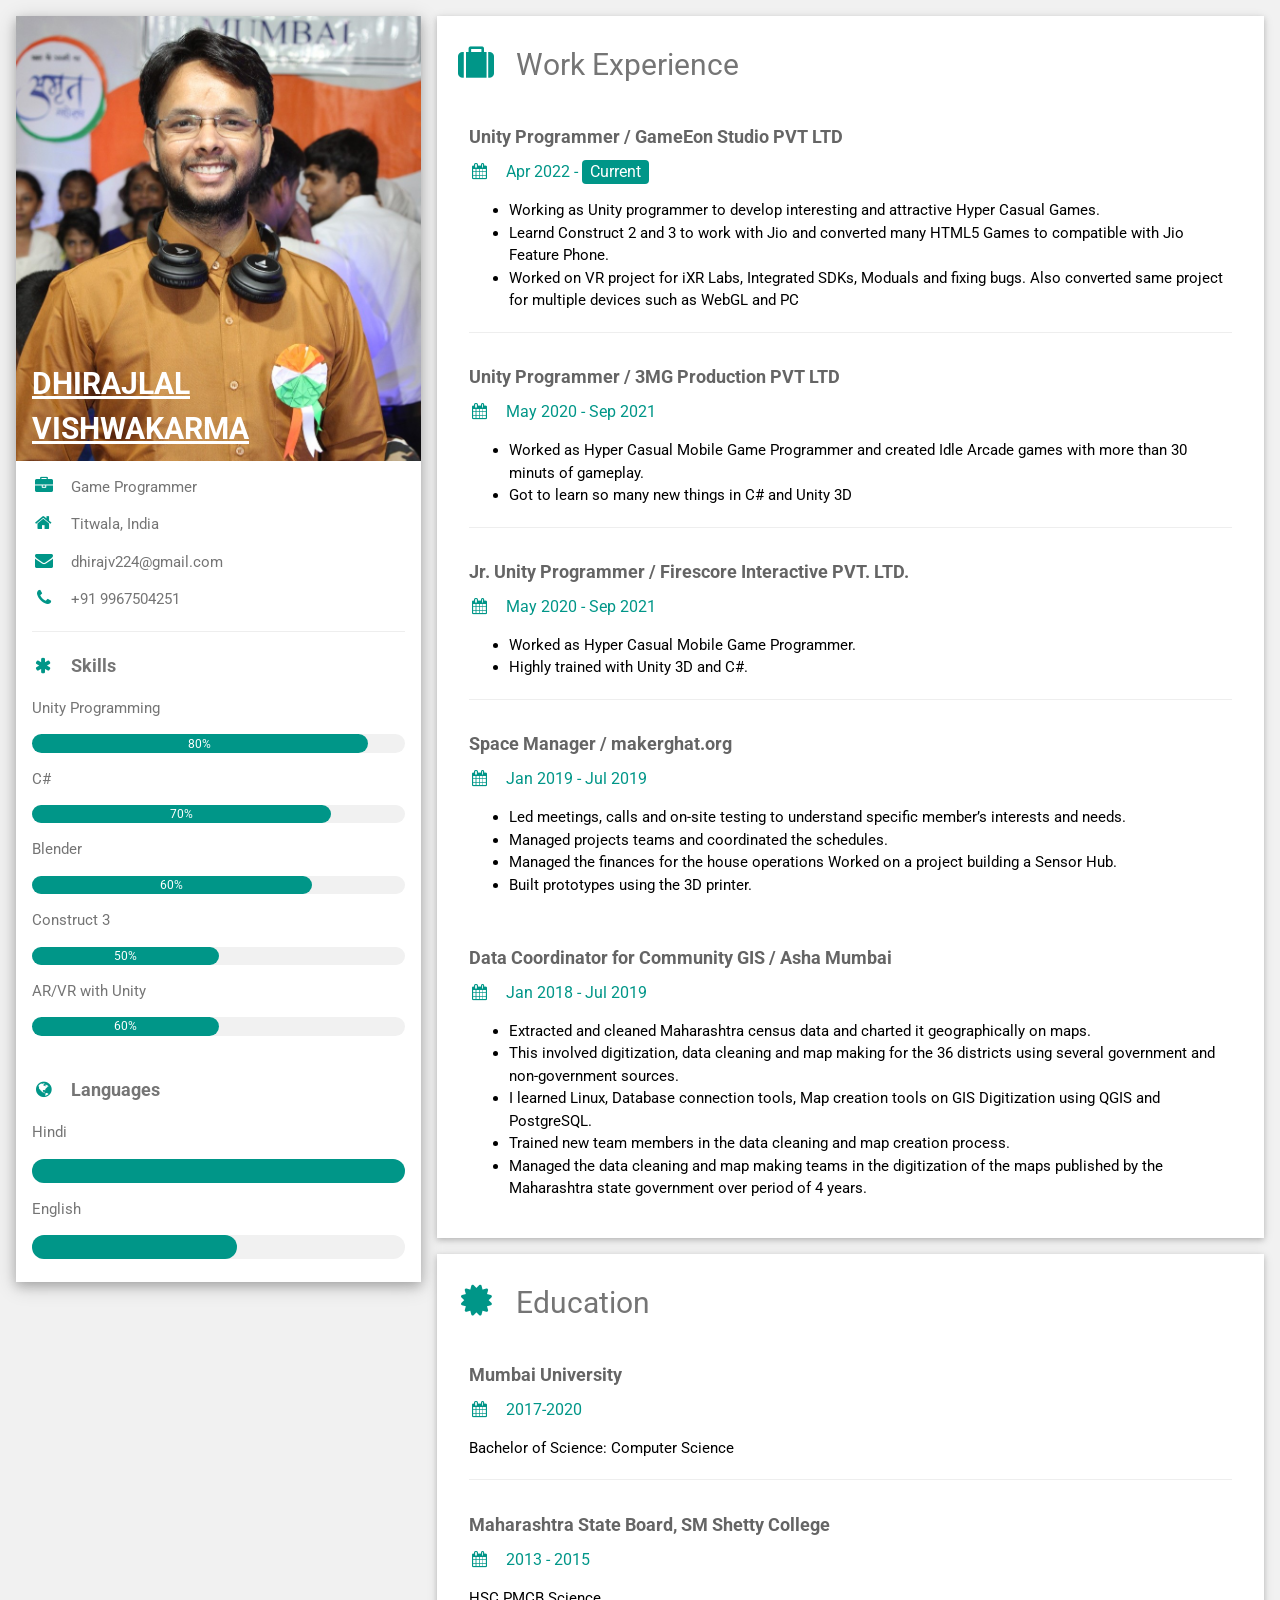
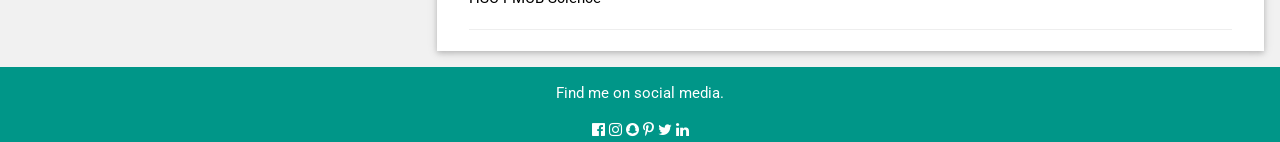
<file: INDEX.html>
<!DOCTYPE html>
<html>
<head>
<title>DHIRAJLAL VISHWAKARMA</title>
<meta charset="UTF-8">
<meta name="viewport" content="width=device-width, initial-scale=1">
<link rel="stylesheet" href="https://www.w3schools.com/w3css/4/w3.css">
<link rel='stylesheet' href='https://fonts.googleapis.com/css?family=Roboto'>
<link rel="stylesheet" href="https://cdnjs.cloudflare.com/ajax/libs/font-awesome/4.7.0/css/font-awesome.min.css">
<style>
html,body,h1,h2,h3,h4,h5,h6 {font-family: "Roboto", sans-serif}
</style>
</head>
<body class="w3-light-grey">

<!-- Page Container -->
<div class="w3-content w3-margin-top" style="max-width:1400px;">

  <!-- The Grid -->
  <div class="w3-row-padding">
  
    <!-- Left Column -->
    <div class="w3-third">
    
      <div class="w3-white w3-text-grey w3-card-4">
        <div class="w3-display-container">
          <img src="/avtar.jpg" style="width:100%" alt="Avatar">
          <div class="w3-display-bottomleft w3-container w3-text-black">
            <h2 style="color:white"><b><u>DHIRAJLAL VISHWAKARMA</u></b></h2>
          </div>
        </div>
        <div class="w3-container">
          <p><i class="fa fa-briefcase fa-fw w3-margin-right w3-large w3-text-teal"></i>Game Programmer</p>
          <p><i class="fa fa-home fa-fw w3-margin-right w3-large w3-text-teal"></i>Titwala, India</p>
          <p><i class="fa fa-envelope fa-fw w3-margin-right w3-large w3-text-teal"></i>dhirajv224@gmail.com</p>
          <p><i class="fa fa-phone fa-fw w3-margin-right w3-large w3-text-teal"></i>+91 9967504251</p>
          <hr>

          <p class="w3-large"><b><i class="fa fa-asterisk fa-fw w3-margin-right w3-text-teal"></i>Skills</b></p>
          <p>Unity Programming</p>
          <div class="w3-light-grey w3-round-xlarge w3-small">
            <div class="w3-container w3-center w3-round-xlarge w3-teal" style="width:90%">80%</div>
          </div>
          <p>C#</p>
          <div class="w3-light-grey w3-round-xlarge w3-small">
            <div class="w3-container w3-center w3-round-xlarge w3-teal" style="width:80%">
              <div class="w3-center w3-text-white">70%</div>
            </div>
          </div>
          <p>Blender</p>
          <div class="w3-light-grey w3-round-xlarge w3-small">
            <div class="w3-container w3-center w3-round-xlarge w3-teal" style="width:75%">60%</div>
          </div>
          <p>Construct 3</p>
          <div class="w3-light-grey w3-round-xlarge w3-small">
            <div class="w3-container w3-center w3-round-xlarge w3-teal" style="width:50%">50%</div>
          </div>
          <p>AR/VR with Unity</p>
          <div class="w3-light-grey w3-round-xlarge w3-small">
            <div class="w3-container w3-center w3-round-xlarge w3-teal" style="width:50%">60%</div>
          </div>
          <br>

          <p class="w3-large w3-text-theme"><b><i class="fa fa-globe fa-fw w3-margin-right w3-text-teal"></i>Languages</b></p>
          <p>Hindi</p>
          <div class="w3-light-grey w3-round-xlarge">
            <div class="w3-round-xlarge w3-teal" style="height:24px;width:100%"></div>
          </div>
          <p>English</p>
          <div class="w3-light-grey w3-round-xlarge">
            <div class="w3-round-xlarge w3-teal" style="height:24px;width:55%"></div>
          </div>                    
          <br>
        </div>
      </div><br>

    <!-- End Left Column -->
    </div>

    <!-- Right Column -->
    <div class="w3-twothird">
    
      <div class="w3-container w3-card w3-white w3-margin-bottom">
        <h2 class="w3-text-grey w3-padding-16"><i class="fa fa-suitcase fa-fw w3-margin-right w3-xxlarge w3-text-teal"></i>Work Experience</h2>
        <div class="w3-container">
          <h5 class="w3-opacity"><b>Unity Programmer / GameEon Studio PVT LTD</b></h5>
          <h6 class="w3-text-teal"><i class="fa fa-calendar fa-fw w3-margin-right"></i>Apr 2022 - <span class="w3-tag w3-teal w3-round">Current</span></h6>
          <p>
            <ul>
              <li>Working as Unity programmer to develop interesting and attractive Hyper Casual Games.</li>
              <li>Learnd Construct 2 and 3 to work with Jio and converted many HTML5 Games to compatible with Jio Feature Phone.</li>
              <li>Worked on VR project for iXR Labs, Integrated SDKs, Moduals and fixing bugs. Also converted same project for multiple devices such as WebGL and PC</li>
          </ul></p>
          <hr>
        </div>
        <div class="w3-container">
          <h5 class="w3-opacity"><b>Unity Programmer / 3MG Production PVT LTD</b></h5>
          <h6 class="w3-text-teal"><i class="fa fa-calendar fa-fw w3-margin-right"></i>May 2020 - Sep 2021</h6>
          <p><ul>
            <li>Worked as Hyper Casual Mobile Game Programmer and created Idle Arcade games with more than 30 minuts of gameplay.</li>
            <li>Got to learn so many new things in C# and Unity 3D</li>
          </ul></p>
          <hr>
        </div>
        <div class="w3-container">
          <h5 class="w3-opacity"><b>Jr. Unity Programmer / Firescore Interactive PVT. LTD.</b></h5>
          <h6 class="w3-text-teal"><i class="fa fa-calendar fa-fw w3-margin-right"></i>May 2020 - Sep 2021</h6>
          <p><ul>
            <li>Worked as Hyper Casual Mobile Game Programmer.</li>
            <li>Highly trained with Unity 3D and C#.</li>
          </ul></p>
          <hr>
        </div>
        <div class="w3-container">
          <h5 class="w3-opacity"><b>Space Manager / makerghat.org</b></h5>
          <h6 class="w3-text-teal"><i class="fa fa-calendar fa-fw w3-margin-right"></i>Jan 2019 - Jul 2019</h6>
          <p>
            <ul>
              <li>Led meetings, calls and on-site testing to understand specific member’s interests and needs. </li>
              <li>Managed projects teams and coordinated the schedules. </li>
              <li>Managed the finances for the house operations Worked on a project building a Sensor Hub. </li>
              <li>Built prototypes using the 3D printer.</li>
            </ul>
          </p>

            <br>
        </div>
        <div class="w3-container">
          <h5 class="w3-opacity"><b>Data Coordinator for Community GIS / Asha Mumbai</b></h5>
          <h6 class="w3-text-teal"><i class="fa fa-calendar fa-fw w3-margin-right"></i>Jan 2018 - Jul 2019</h6>
          <p>
            <ul>
              <li>Extracted and cleaned Maharashtra census data and charted it geographically on maps.</li>
              <li>This involved digitization, data cleaning and map making for the 36 districts using several government and non-government sources.</li>
              <li>I learned Linux, Database connection tools, Map creation tools on GIS Digitization using QGIS and PostgreSQL.</li>
              <li>Trained new team members in the data cleaning and map creation process. </li>
              <li>Managed the data cleaning and map making teams in the digitization of the maps published by the Maharashtra state government over period of 4 years.</li>
            </ul>
          </p><br>
        </div>
      </div>
      <div class="w3-container w3-card w3-white">
        <h2 class="w3-text-grey w3-padding-16"><i class="fa fa-certificate fa-fw w3-margin-right w3-xxlarge w3-text-teal"></i>Education</h2>
        <div class="w3-container">
          <h5 class="w3-opacity"><b>Mumbai University</b></h5>
          <h6 class="w3-text-teal"><i class="fa fa-calendar fa-fw w3-margin-right"></i>2017-2020</h6>
          <p>Bachelor of Science: Computer Science</p>
          <hr>
        </div>
        <div class="w3-container">
          <h5 class="w3-opacity"><b>Maharashtra State Board, SM Shetty College</b></h5>
          <h6 class="w3-text-teal"><i class="fa fa-calendar fa-fw w3-margin-right"></i>2013 - 2015</h6>
          <p>HSC PMCB Science</p>
          <hr>
        </div>
      </div>

    <!-- End Right Column -->
    </div>
    
  <!-- End Grid -->
  </div>
  
  <!-- End Page Container -->
</div>

<footer class="w3-container w3-teal w3-center w3-margin-top">
  <p>Find me on social media.</p>
  <i class="fa fa-facebook-official w3-hover-opacity"> </i>
  <i class="fa fa-instagram w3-hover-opacity"> </i>
  <i class="fa fa-snapchat w3-hover-opacity"> </i>
  <i class="fa fa-pinterest-p w3-hover-opacity"> </i>
  <i class="fa fa-twitter w3-hover-opacity"> </i>
  <i class="fa fa-linkedin w3-hover-opacity"> </i>  
</footer>

</body>
</html>
</file>
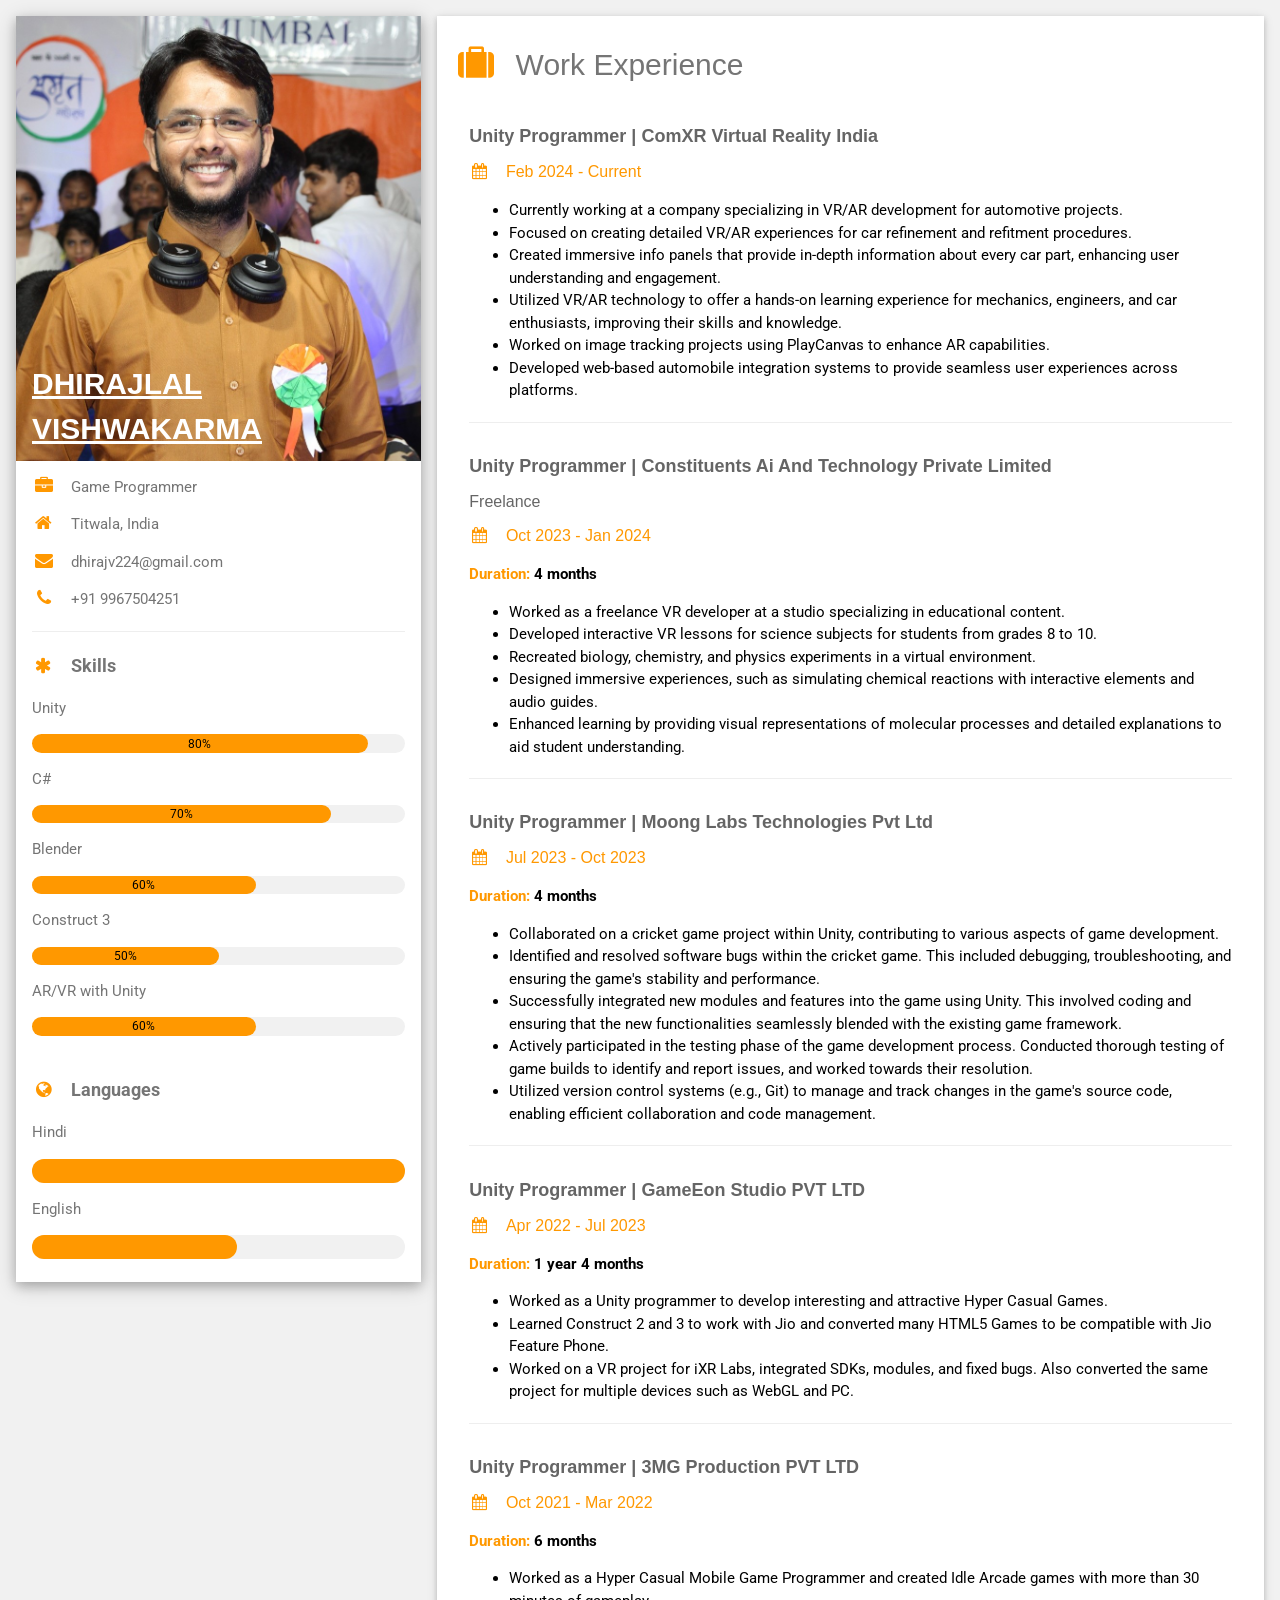
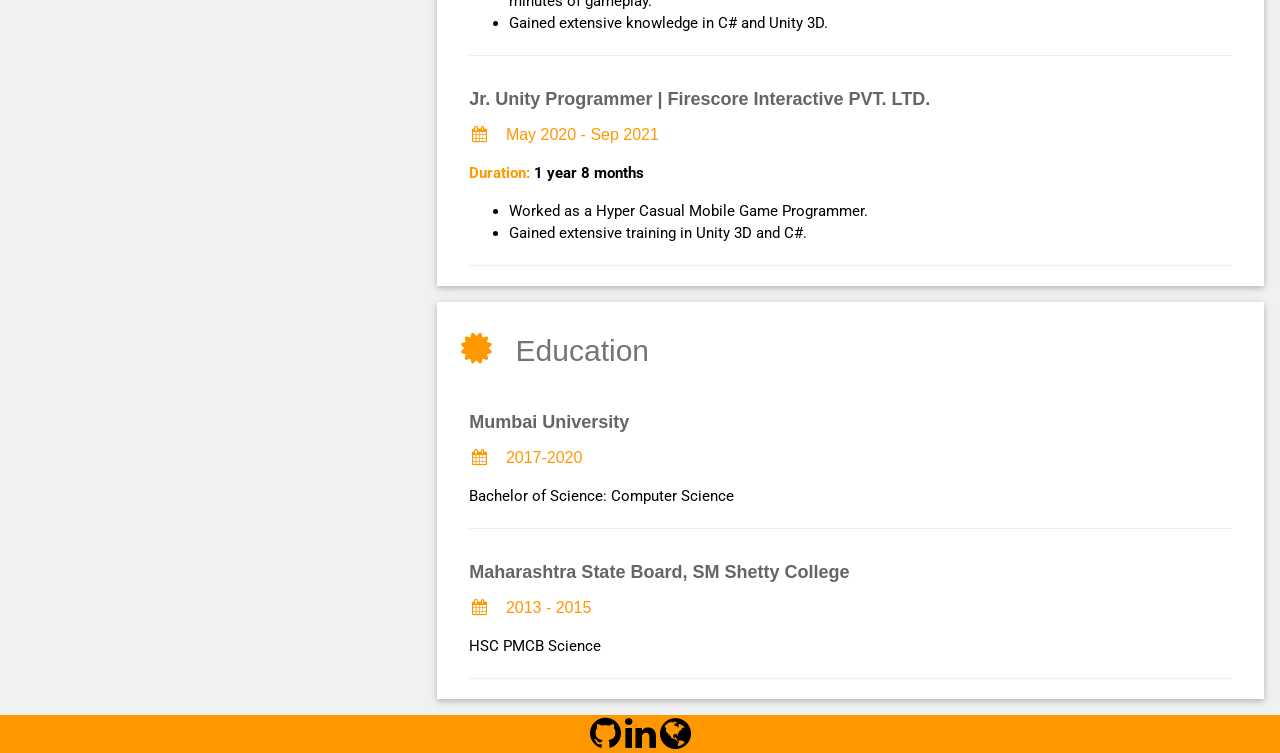
<file: index.html>
<!DOCTYPE html>
<html lang="en">

<head>
  <meta charset="UTF-8">
  <meta name="viewport" content="width=device-width, initial-scale=1.0">
  <title>DHIRAJLAL VISHWAKARMA - Game Programmer</title>
  <link rel="stylesheet" href="https://www.w3schools.com/w3css/4/w3.css">
  <link rel="stylesheet" href="https://fonts.googleapis.com/css?family=Roboto">
  <link rel="stylesheet" href="https://cdnjs.cloudflare.com/ajax/libs/font-awesome/4.7.0/css/font-awesome.min.css">
  <link rel="stylesheet" href="styles.css"> <!-- External CSS -->
</head>

<body class="w3-light-grey">

  <!-- Page Container -->
  <div class="w3-content w3-margin-top" style="max-width:1400px;">

    <!-- The Grid -->
    <div class="w3-row-padding">

      <!-- Left Column -->
      <section class="w3-third">
        <div class="w3-white w3-text-grey w3-card-4">
          <div class="w3-display-container">
            <img src="./avtar.jpg" style="width:100%" alt="Avatar">
            <div class="w3-display-bottomleft w3-container w3-text-black">
              <h2 style="color:white"><b><u>DHIRAJLAL VISHWAKARMA</u></b></h2>
            </div>
          </div>
          <div class="w3-container">
            <p><i class="fa fa-briefcase fa-fw w3-margin-right w3-large w3-text-orange"></i>Game Programmer</p>
            <p><i class="fa fa-home fa-fw w3-margin-right w3-large w3-text-orange"></i>Titwala, India</p>
            <p><i class="fa fa-envelope fa-fw w3-margin-right w3-large w3-text-orange"></i>dhirajv224@gmail.com</p>
            <p><i class="fa fa-phone fa-fw w3-margin-right w3-large w3-text-orange"></i>+91 9967504251</p>
            <hr>

            <p class="w3-large"><b><i class="fa fa-asterisk fa-fw w3-margin-right w3-text-orange"></i>Skills</b></p>
            <p>Unity</p>
            <div class="w3-light-grey w3-round-xlarge w3-small">
              <div class="w3-container w3-center w3-round-xlarge w3-orange" style="width:90%">80%</div>
            </div>
            <p>C#</p>
            <div class="w3-light-grey w3-round-xlarge w3-small">
              <div class="w3-container w3-center w3-round-xlarge w3-orange" style="width:80%">70%</div>
            </div>
            <p>Blender</p>
            <div class="w3-light-grey w3-round-xlarge w3-small">
              <div class="w3-container w3-center w3-round-xlarge w3-orange" style="width:60%">60%</div>
            </div>
            <p>Construct 3</p>
            <div class="w3-light-grey w3-round-xlarge w3-small">
              <div class="w3-container w3-center w3-round-xlarge w3-orange" style="width:50%">50%</div>
            </div>
            <p>AR/VR with Unity</p>
            <div class="w3-light-grey w3-round-xlarge w3-small">
              <div class="w3-container w3-center w3-round-xlarge w3-orange" style="width:60%">60%</div>
            </div>
            <br>

            <p class="w3-large w3-text-theme"><b><i
                  class="fa fa-globe fa-fw w3-margin-right w3-text-orange"></i>Languages</b></p>
            <p>Hindi</p>
            <div class="w3-light-grey w3-round-xlarge">
              <div class="w3-round-xlarge w3-orange" style="height:24px;width:100%"></div>
            </div>
            <p>English</p>
            <div class="w3-light-grey w3-round-xlarge">
              <div class="w3-round-xlarge w3-orange" style="height:24px;width:55%"></div>
            </div>
            <br>
          </div>
        </div>
      </section>

      <!-- Right Column -->
      <section class="w3-twothird">
        <article class="w3-container w3-card w3-white w3-margin-bottom">
          <h2 class="w3-text-grey w3-padding-16"><i
              class="fa fa-suitcase fa-fw w3-margin-right w3-xxlarge w3-text-orange"></i>Work Experience</h2>

          <!-- Work Experience Item 1 -->
          <div class="w3-container">
            <h5 class="w3-opacity"><b>Unity Programmer | ComXR Virtual Reality India</b></h5>
            <h6 class="w3-text-orange"><i class="fa fa-calendar fa-fw w3-margin-right"></i>Feb 2024 - Current</h6>            
            </p>
            <ul>
              <li>Currently working at a company specializing in VR/AR development for automotive projects.</li>
              <li>Focused on creating detailed VR/AR experiences for car refinement and refitment procedures.</li>
              <li>Created immersive info panels that provide in-depth information about every car part, enhancing user
                understanding and engagement.</li>
              <li>Utilized VR/AR technology to offer a hands-on learning experience for mechanics, engineers, and car
                enthusiasts, improving their skills and knowledge.</li>
              <li>Worked on image tracking projects using PlayCanvas to enhance AR capabilities.</li>
              <li>Developed web-based automobile integration systems to provide seamless user experiences across
                platforms.</li>
            </ul>
            <hr>
          </div>

          <!-- Work Experience Item 2 -->
          <div class="w3-container">
            <h5 class="w3-opacity"><b>Unity Programmer | Constituents Ai And Technology Private Limited</b></h5>
            <h6 class="w3-opacity">Freelance</h6>
            <h6 class="w3-text-orange"><i class="fa fa-calendar fa-fw w3-margin-right"></i>Oct 2023 - Jan 2024</h6>
            <p class="w3-text-orange"><strong>Duration:</strong> <span class="duration" data-start="2023-10-01" data-end="2024-02-03"></span>
            <ul>
              <li>Worked as a freelance VR developer at a studio specializing in educational content.</li>
              <li>Developed interactive VR lessons for science subjects for students from grades 8 to 10.</li>
              <li>Recreated biology, chemistry, and physics experiments in a virtual environment.</li>
              <li>Designed immersive experiences, such as simulating chemical reactions with interactive elements and
                audio guides.</li>
              <li>Enhanced learning by providing visual representations of molecular processes and detailed explanations
                to aid student understanding.</li>
            </ul>
            <hr>
          </div>

          <!-- Work Experience Item 3 -->
          <div class="w3-container">
            <h5 class="w3-opacity"><b>Unity Programmer | Moong Labs Technologies Pvt Ltd</b></h5>
            <h6 class="w3-text-orange"><i class="fa fa-calendar fa-fw w3-margin-right"></i>Jul 2023 - Oct 2023</h6>
            <p class="w3-text-orange"><strong>Duration:</strong> <span class="duration" data-start="2023-07-01" data-end="2023-11-01"></span>
            <ul>
              <li>Collaborated on a cricket game project within Unity, contributing to various aspects of game
                development.</li>
              <li>Identified and resolved software bugs within the cricket game. This included debugging,
                troubleshooting, and ensuring the game's stability and performance.</li>
              <li>Successfully integrated new modules and features into the game using Unity. This involved coding and
                ensuring that the new functionalities seamlessly blended with the existing game framework.</li>
              <li>Actively participated in the testing phase of the game development process. Conducted thorough testing
                of game builds to identify and report issues, and worked towards their resolution.</li>
              <li>Utilized version control systems (e.g., Git) to manage and track changes in the game's source code,
                enabling efficient collaboration and code management.</li>
            </ul>
            <hr>
          </div>

          <!-- Work Experience Item 4 -->
          <div class="w3-container">
            <h5 class="w3-opacity"><b>Unity Programmer | GameEon Studio PVT LTD</b></h5>
            <h6 class="w3-text-orange"><i class="fa fa-calendar fa-fw w3-margin-right"></i>Apr 2022 - Jul 2023</h6>
            <p class="w3-text-orange"><strong>Duration:</strong> <span class="duration" data-start="2022-04-25" data-end="2023-08-01"></span>
            <ul>
              <li>Worked as a Unity programmer to develop interesting and attractive Hyper Casual Games.</li>
              <li>Learned Construct 2 and 3 to work with Jio and converted many HTML5 Games to be compatible with Jio
                Feature Phone.</li>
              <li>Worked on a VR project for iXR Labs, integrated SDKs, modules, and fixed bugs. Also converted the same
                project for multiple devices such as WebGL and PC.</li>
            </ul>
            <hr>
          </div>

          <!-- Work Experience Item 5 -->
          <div class="w3-container">
            <h5 class="w3-opacity"><b>Unity Programmer | 3MG Production PVT LTD</b></h5>
            <h6 class="w3-text-orange"><i class="fa fa-calendar fa-fw w3-margin-right"></i>Oct 2021 - Mar 2022</h6>
            <p class="w3-text-orange"><strong>Duration:</strong> <span class="duration" data-start="2021-10-01" data-end="2022-04-01"></span>
            <ul>
              <li>Worked as a Hyper Casual Mobile Game Programmer and created Idle Arcade games with more than 30
                minutes of gameplay.</li>
              <li>Gained extensive knowledge in C# and Unity 3D.</li>
            </ul>
            <hr>
          </div>

          <!-- Work Experience Item 6 -->
          <div class="w3-container">
            <h5 class="w3-opacity"><b>Jr. Unity Programmer | Firescore Interactive PVT. LTD.</b></h5>
            <h6 class="w3-text-orange"><i class="fa fa-calendar fa-fw w3-margin-right"></i>May 2020 - Sep 2021</h6>
            <p class="w3-text-orange"><strong>Duration:</strong> <span class="duration" data-start="2020-02-01" data-end="2021-10-01"></span>
            <ul>
              <li>Worked as a Hyper Casual Mobile Game Programmer.</li>
              <li>Gained extensive training in Unity 3D and C#.</li>
            </ul>
            <hr>
          </div>
          <!-- Work Experience Item 7 -->
          <!-- <div class="w3-container">
            <h5 class="w3-opacity"><b>New Job Title / New Company</b></h5>
            <h6 class="w3-text-orange"><i class="fa fa-calendar fa-fw w3-margin-right"></i>Start Date - End Date</h6>
            <ul>
              <li>Description of your role and responsibilities.</li>
              <li>Key achievements or projects you worked on.</li>
              <li>Technologies or tools you used.</li>
            </ul>
            <hr>
          </div> -->
        </article>

        <!-- Education Section -->
        <article class="w3-container w3-card w3-white">
          <h2 class="w3-text-grey w3-padding-16"><i
              class="fa fa-certificate fa-fw w3-margin-right w3-xxlarge w3-text-orange"></i>Education</h2>
          <div class="w3-container">
            <h5 class="w3-opacity"><b>Mumbai University</b></h5>
            <h6 class="w3-text-orange"><i class="fa fa-calendar fa-fw w3-margin-right"></i>2017-2020</h6>
            <p>Bachelor of Science: Computer Science</p>
            <hr>
          </div>
          <div class="w3-container">
            <h5 class="w3-opacity"><b>Maharashtra State Board, SM Shetty College</b></h5>
            <h6 class="w3-text-orange"><i class="fa fa-calendar fa-fw w3-margin-right"></i>2013 - 2015</h6>
            <p>HSC PMCB Science</p>
            <hr>
          </div>
        </article>
      </section>
    </div>
  </div>

  <!-- Footer -->
  <footer class="w3-container w3-orange w3-center w3-margin-top">
    <a href="https://github.com/dhiraj7894" aria-label="GitHub"><i
        class="fa fa-github w3-hover-opacity w3-xxlarge"></i></a>
    <a href="https://www.linkedin.com/in/dhirajlal/" aria-label="LinkedIn"><i
        class="fa fa-linkedin w3-hover-opacity w3-xxlarge"></i></a>
    <a href="https://dhiraj7894.github.io/portfolio/" aria-label="Portfolio"><i
        class="fa fa-globe w3-hover-opacity w3-xxlarge"></i></a>
  </footer>

  <!-- JavaScript to Calculate Duration -->
  <script>
    function calculateDuration(startDate, endDate) {
      const start = new Date(startDate);
      const end = endDate === "Current" ? new Date() : new Date(endDate);

      let years = end.getFullYear() - start.getFullYear();
      let months = end.getMonth() - start.getMonth();

      if (months < 0) {
        years--;
        months += 12;
      }

      // Logic to handle 0 years or 0 months
      if (years === 0) {
        return `${months} month${months !== 1 ? 's' : ''}`; // Show only months
      } else if (months === 0) {
        return `${years} year${years !== 1 ? 's' : ''}`; // Show only years
      } else {
        return `${years} year${years !== 1 ? 's' : ''} ${months} month${months !== 1 ? 's' : ''}`; // Show both
      }
    }

    // Apply duration to all elements with the "duration" class
    document.querySelectorAll('.duration').forEach(element => {
      const startDate = element.getAttribute('data-start');
      const endDate = element.getAttribute('data-end');
      element.textContent = calculateDuration(startDate, endDate);
    });
  </script>

</body>

</html>
</file>
<file: styles.css>
/* Add your custom styles here */
body {
    font-family: "Roboto", sans-serif;
  }
  
  .w3-light-grey {
    background-color: #f1f1f1;
  }
  
  .w3-orange {
    background-color: #ff9800;
  }
  
  .w3-text-orange {
    color: #ff9800;
  }
  .duration{
    color: #000;
    font-weight: 700;
  }
  
  /* Add more styles as needed */
</file>
